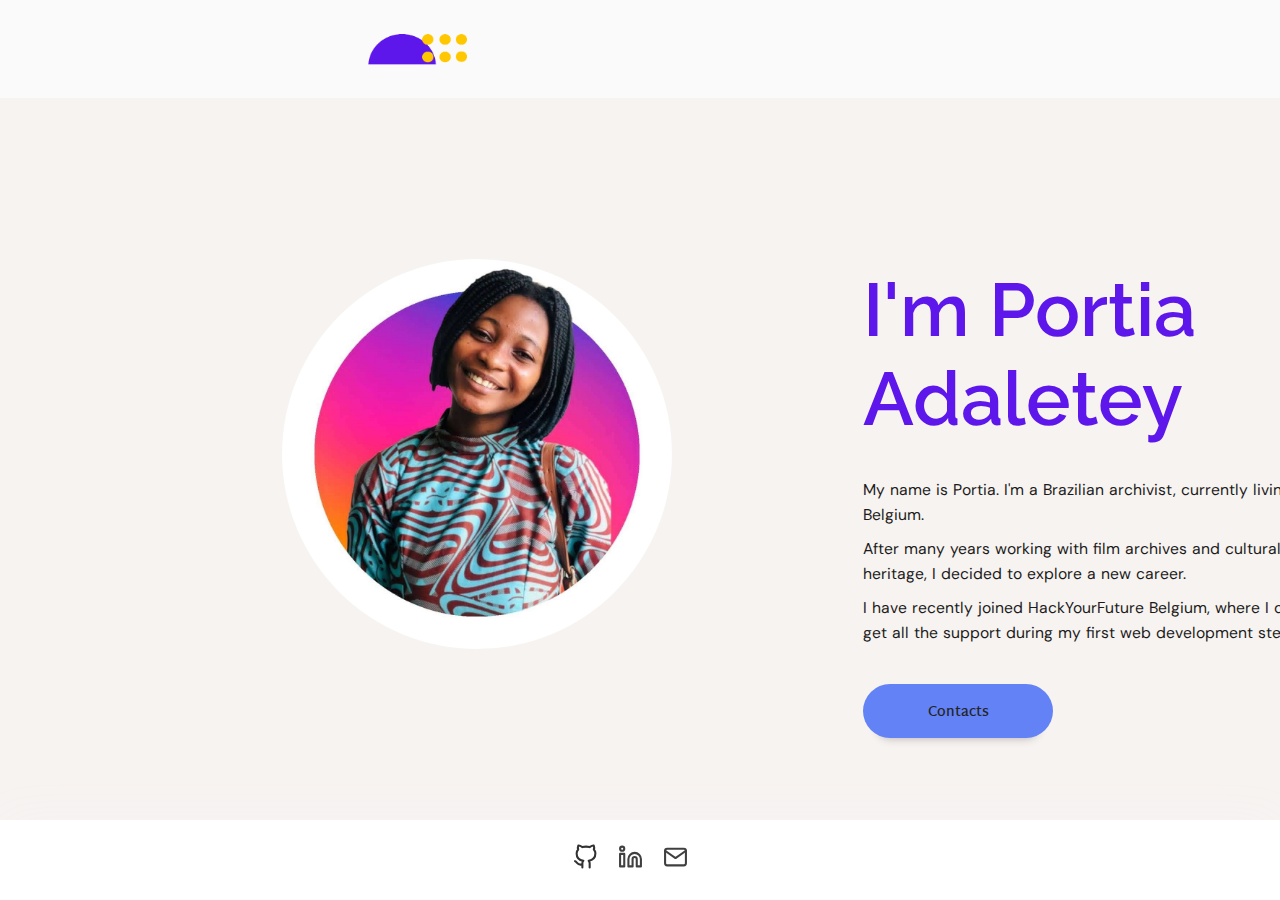
<file: index.html>
<!DOCTYPE html>
<html lang="en">
   <head>
      <meta charset="UTF-8" />
      <meta http-equiv="X-UA-Compatible" content="IE=edge" />
      <meta name="viewport" content="width=device-width, initial-scale=1.0" />
      <!--Adding Google Fonts-->
      <link rel="preconnect" href="https://fonts.gstatic.com" />
      <link
         href="https://fonts.googleapis.com/css2?family=DM+Sans:wght@400;500&family=Martel+Sans:wght@400;600&family=Raleway:wght@500;600&display=swap"
         rel="stylesheet"
      />
      <!--Adding External Style Sheet-->
      <link rel="stylesheet" href="style.css" />
      <title>About - Portia Adaletey</title>
   </head>
   <body>
      <!--Header-->
      <header>
         <div class="header-container">
            <!--Logo-->
            <div class="logo">
               <a href="./index.html">
                  <img
                     class="logo-header"
                     src="img/logo-home.png"
                     alt="Portia logo"
                  />
               </a>
            </div>
            <!--Navigation section of the header: contains related links-->
            <nav class="nav-menu">
               <ul class="links-nav">
                  <li class="about-page">
                     <a href="./index.html">About</a>
                  </li>

                  <li class="contact-page">
                     <a href="./contact.html">Contact</a>
                  </li>
                  <li class="registration-page">
                     <a href="./registration.html">Register</a>
                  </li>
                  <li class="login-page">
                     <a href="./login.html">Login</a>
                  </li>
               </ul>
            </nav>
         </div>
      </header>
      <!--Main-->
      <main class="main-container">
         <section class="main-left">
            <div class="profile-section">
               <div class="img-circular">
                  <img
                     src="img/profile-foto.jpg"
                     alt="Portia profile picture"
                     class="img-profile"
                  />
               </div>
              </section>
         </div>
         <section class="main-right">
           <div class="right-container">
              <h1 class="hello">I'm Portia Adaletey</h1>
            <!---Buttons with links-->
            
              <div class="intro">
                 <p>
                  My name is Portia. I'm a Brazilian archivist, currently living
                  in Belgium. 
                 </p>
                  <p>
                  After many years working with film archives and cultural
                  heritage, I decided to explore a new career.
                 </p>
                 <p>
                  I have recently joined HackYourFuture Belgium, where I can get
                  all the support during my first web development steps.
                 </p>
              </div>
              <div class="main-buttons">
               <button class="btn-contacts">
                  <a href="/contact.html" target="_blank">Contacts</a>
               </button>
            </div>
          </div>

          
        </section>
      </main>
      <!-- Footer-->
      <footer>
         <div class="icons-footer">
            <a href="https://github.com/CodeOptimus" target="_blank">
               <img
                  class="icon-link1"
                  src="img/github.svg"
                  alt="Github of Portia"
               />
            </a>
            <a href="https://www.linkedin.com/@PortiaMawuena" target="_blank">
               <img
                  class="icon-link2"
                  src="img/linkedin.svg"
                  alt="LinkedIn of Portia"
               />
            </a>
            <a href="mailto:Portiaadaletey@gmail.com">
               <img
                  class="icon-link3"
                  src="img/mail.svg"
                  alt="Email of Portia"
               />
            </a>
         </div>
      </footer>
   </body>
</html>
</file>
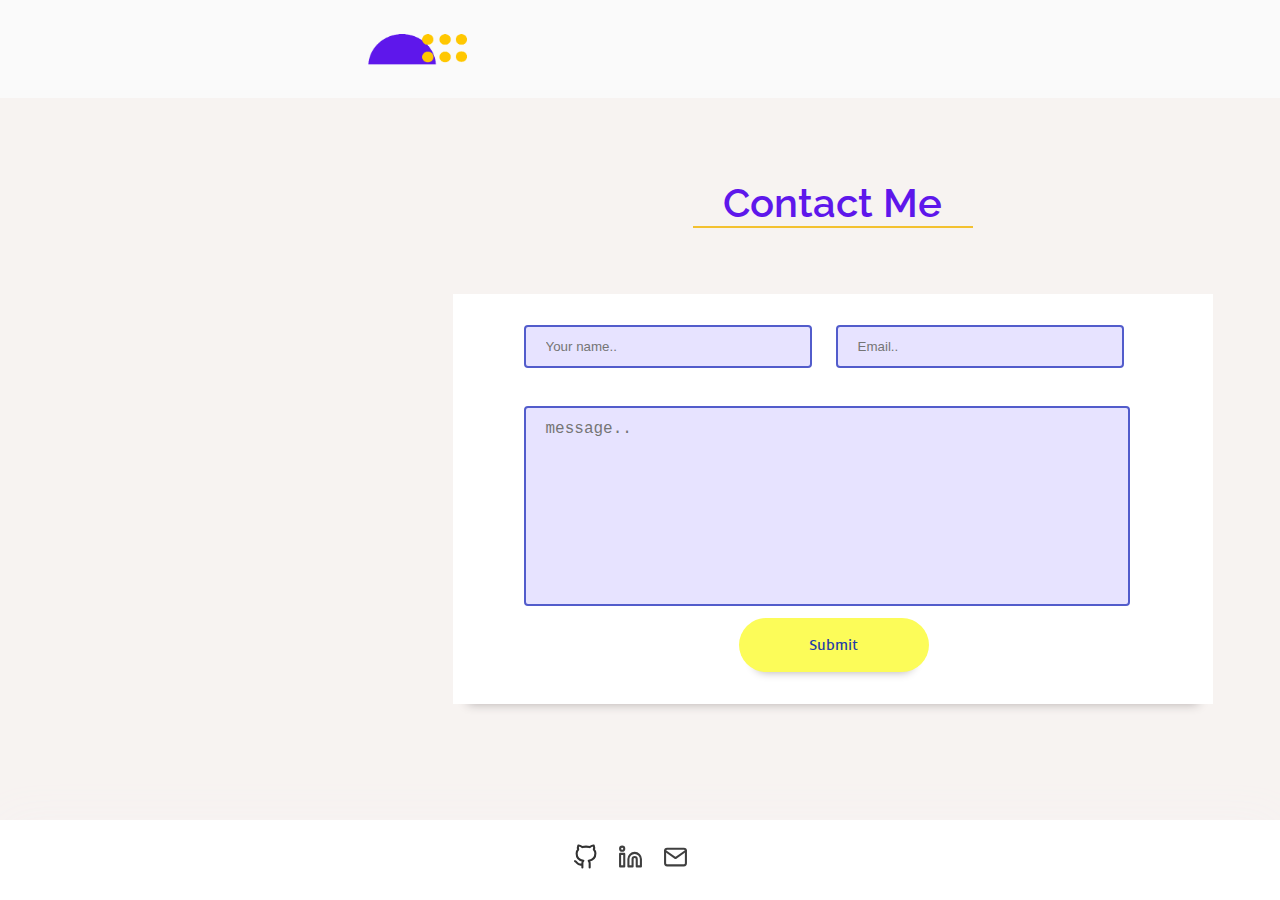
<file: contact.html>
<!DOCTYPE html>
<html lang="en">
   <head>
      <meta charset="UTF-8" />
      <meta http-equiv="X-UA-Compatible" content="IE=edge" />
      <meta name="viewport" content="width=device-width, initial-scale=1.0" />
      <!--Adding Google Fonts-->
      <link rel="preconnect" href="https://fonts.gstatic.com" />
      <link
         href="https://fonts.googleapis.com/css2?family=DM+Sans:wght@400;500&family=Martel+Sans:wght@400;600&family=Raleway:wght@500;600&display=swap"
         rel="stylesheet"
      />
      <!--Adding External Style Sheet-->
      <link rel="stylesheet" href="style.css" />
      <title>Contact</title>
   </head>
   <body>
      <!--Header-->
      <header>
         <div class="header-container">
            <!--Logo-->
            <div class="logo">
               <a href="./index.html">
                  <img
                     class="logo-header"
                     src="img/logo-home.png"
                     alt="Portia logo"
                  />
               </a>
            </div>

            <!--Navigation section of the header: contains related links-->
            <nav class="nav-menu">
               <ul class="links-nav">
                  <li class="about-page">
                     <a href="./index.html">About</a>
                  </li>

                  <li class="contact-page">
                     <a href="./contact.html">Contact</a>
                  </li>
                  <li class="registration-page">
                     <a href="./registration.html">Register</a>
                  </li>
                  <li class="login-page">
                     <a href="./login.html">Login</a>
                  </li>
               </ul>
            </nav>
         </div>
      </header>
      <!--Main-->
      <main class="main-resume">
         <div class="top-resume">
            <h1 class="title-resume">Contact Me</h1>
         </div>
         <section class="experience-1">
            <div class="container">
               <form action="action_page.php">
             
                 <input type="text" id="fname" name="firstname" placeholder="Your name.." required>
             
                 <input type="text" id="lname" name="lastname" placeholder="Email.." required>
                 <textarea id="subject" name="subject" placeholder="message.." style="height:200px"></textarea>
             
                 <input class="btn-submit" type="submit" value="Submit">
             
               </form>
             </div>
      </main>
      <!-- Footer-->
      <footer>
         <div class="icons-footer">
            <a href="https://github.com/Portiajsilva" target="_blank">
               <img
                  class="icon-link1"
                  src="img/github.svg"
                  alt="Github of Portia"
               />
            </a>
            <a href="https://www.linkedin.com/in/Portiajs/" target="_blank">
               <img
                  class="icon-link2"
                  src="img/linkedin.svg"
                  alt="LinkedIn of Portia"
               />
            </a>
            <a href="mailto:Portiaj.silva@gmail.com">
               <img
                  class="icon-link3"
                  src="img/mail.svg"
                  alt="Email of Portia"
               />
            </a>
         </div>
      </footer>
   </body>
</html>
</file>
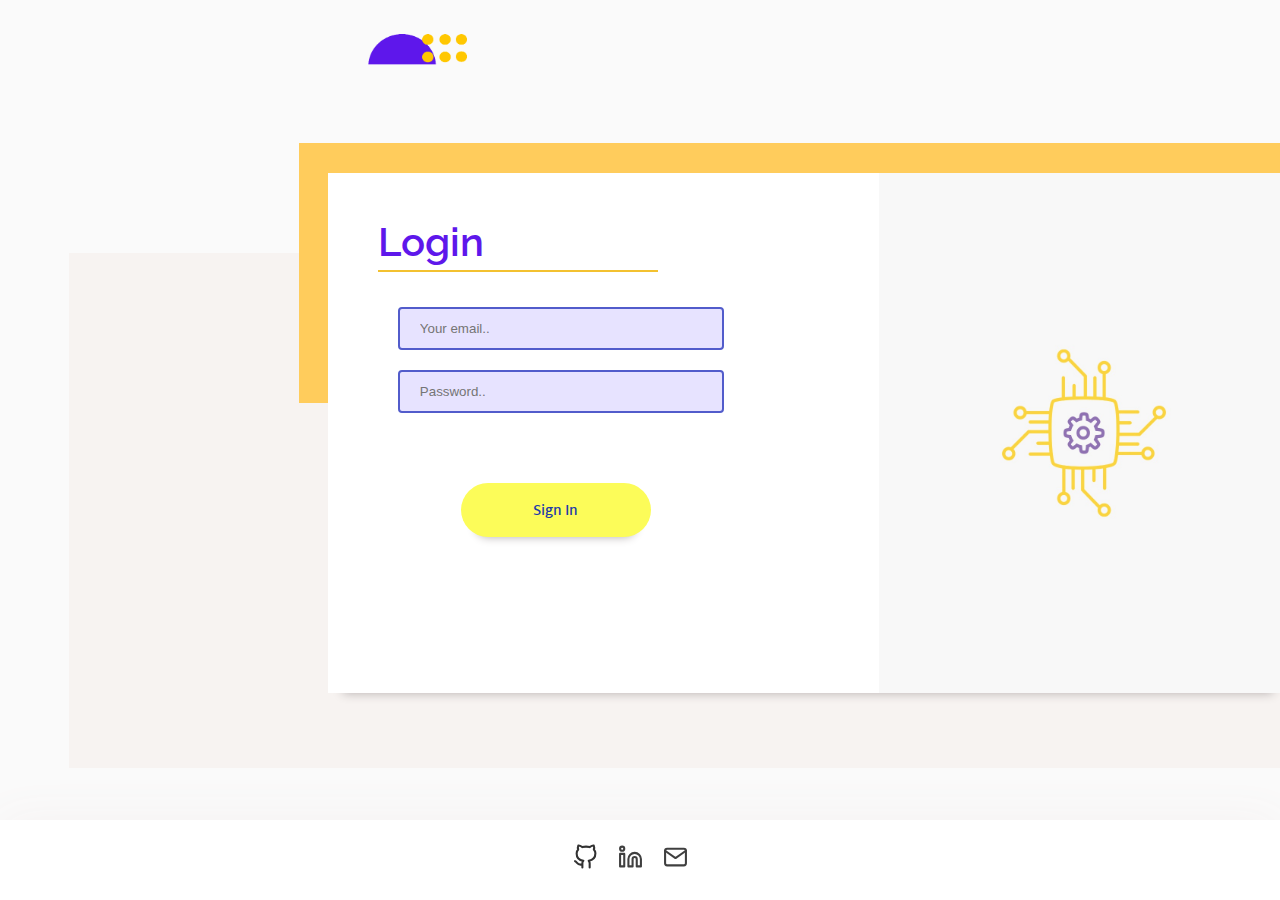
<file: login.html>
<!DOCTYPE html>
<html lang="en">
   <head>
      <meta charset="UTF-8" />
      <meta http-equiv="X-UA-Compatible" content="IE=edge" />
      <meta name="viewport" content="width=device-width, initial-scale=1.0" />
      <!--Adding Google Fonts-->
      <link rel="preconnect" href="https://fonts.gstatic.com" />
      <link
         href="https://fonts.googleapis.com/css2?family=DM+Sans:wght@400;500&family=Martel+Sans:wght@400;600&family=Raleway:wght@500;600&display=swap"
         rel="stylesheet"
      />
      <!--Adding External Style Sheet-->
      <link rel="stylesheet" href="style.css" />
      <title>Login</title>
   </head>
   <body>
      <!--Header-->
      <header>
         <div class="header-container">
            <!--Logo-->
            <div class="logo">
               <a href="./index.html">
                  <img
                     class="logo-header"
                     src="img/logo-home.png"
                     alt="Portia logo"
                  />
               </a>
            </div>
            <!--Navigation section of the header: contains related links-->
            <nav class="nav-menu">
               <ul class="links-nav">
                  <li class="about-page">
                     <a href="./index.html">About</a>
                  </li>

                  <li class="contact-page">
                     <a href="./contact.html">Contact</a>
                  </li>
                  <li class="registration-page">
                     <a href="./registration.html">Register</a>
                  </li>
                  <li class="login-page">
                     <a href="./login.html">Login</a>
                  </li>
               </ul>
            </nav>
         </div>
      </header>
      <!--Main-->
      <main class="main-projects">
         <div class="projects-wrap">
            <div class="projects-container">
               <section class="projects-left">
                  <h1 class="title-projects">Login</h1>
                  <form action="action_page.php">
             
                     <input class="logmail" type="email1" id="email" name="email" placeholder="Your email.." required>
                     <input class="logpass" type="password1" id="lname" name="lastname" placeholder="Password.." required>

                     <input class="btn-signin" type="submit" value="Sign In">
                 
                   </form>
               </section>
               <div class="img-projects">
                  <img
                     src="img/computer-processor.jpeg"
                     alt="computer processor icon"
                  />
               </div>
            </div>
            <div class="projects-blue"></div>
            <div class="projects-bg"></div>
         </div>
      </main>
      <!-- Footer-->
      <footer>
         <div class="icons-footer">
            <a href="https://github.com/Portiajsilva" target="_blank">
               <img
                  class="icon-link1"
                  src="img/github.svg"
                  alt="Github of Portia"
               />
            </a>
            <a href="https://www.linkedin.com/in/Portiajs/" target="_blank">
               <img
                  class="icon-link2"
                  src="img/linkedin.svg"
                  alt="LinkedIn of Portia"
               />
            </a>
            <a href="mailto:Portiaj.silva@gmail.com">
               <img
                  class="icon-link3"
                  src="img/mail.svg"
                  alt="Email of Portia"
               />
            </a>
         </div>
      </footer>
   </body>
</html>
</file>
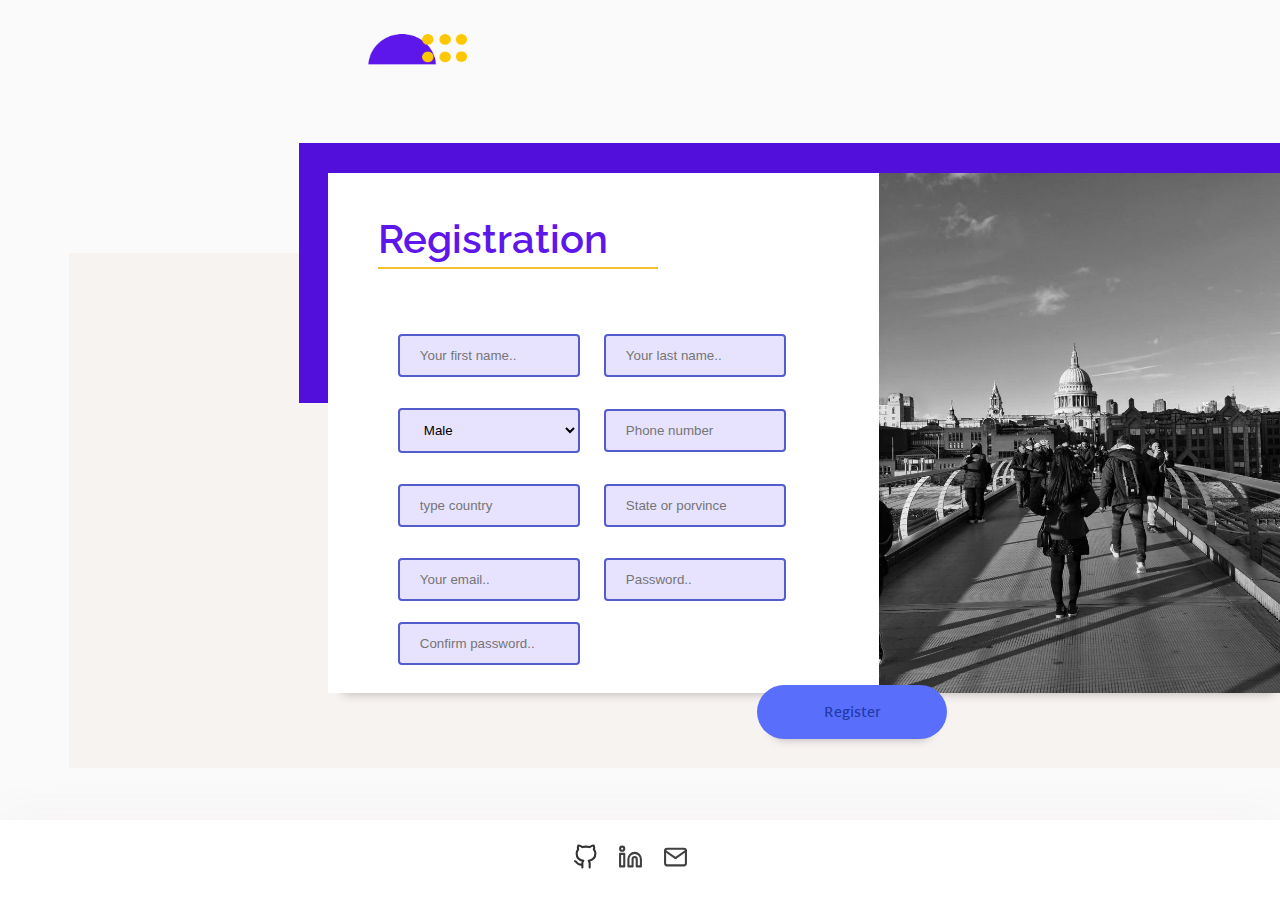
<file: registration.html>
<!DOCTYPE html>
<html lang="en">
   <head>
      <meta charset="UTF-8" />
      <meta http-equiv="X-UA-Compatible" content="IE=edge" />
      <meta name="viewport" content="width=device-width, initial-scale=1.0" />
      <!--Adding Google Fonts-->
      <link rel="preconnect" href="https://fonts.gstatic.com" />
      <link
         href="https://fonts.googleapis.com/css2?family=DM+Sans:wght@400;500&family=Martel+Sans:wght@400;600&family=Raleway:wght@500;600&display=swap"
         rel="stylesheet"
      />
      <!--Adding External Style Sheet-->
      <link rel="stylesheet" href="style.css" />
      <title>Registration</title>
   </head>
   <body>
      <!--Header-->
      <header>
         <div class="header-container">
            <!--Logo-->
            <div class="logo">
               <a href="./index.html">
                  <img
                     class="logo-header"
                     src="img/logo-home.png"
                     alt="Portia logo"
                  />
               </a>
            </div>
            <!--Navigation section of the header: contains related links-->
            <nav class="nav-menu">
               <ul class="links-nav">
                  <li class="about-page">
                     <a href="./index.html">About</a>
                  </li>

                  <li class="contact-page">
                     <a href="./contact.html">Contact</a>
                  </li>
                  <li class="registration-page">
                     <a href="./registration.html">Register</a>
                  </li>
                  <li class="login-page">
                     <a href="./login.html">Login</a>
                  </li>
               </ul>
            </nav>
         </div>
      </header>
      <!--Main-->
      <main class="main-about">
         <div class="about-wrap">
            <div class="about-container">
               <section class="about-left">
                  <h1 class="title-about">Registration</h1>
                  


                  <form action="action_page.php">
             
                     <input class="registerInput" type="text" id="fname" name="firstname" placeholder="Your first name.." required>
                     <input type="text" id="lname" name="lastname" placeholder="Your last name.." required>

                     <select class="registerInput" id="gender" name="gender" placeholder="Gender">
                        <option value="male">Male</option>
                        <option value="female">Female</option>
                      </select>

                     <input class="registerInput" type="number" id="phone" name="phone" placeholder="Phone number" required>

                     <input class="registerInput" type="text" id="country" name="country" placeholder="type country" required>
                     <input class="registerInput" type="text" id="state" name="state" placeholder="State or porvince" required>

                     <input class="registerInput" type="email" id="email" name="email" placeholder="Your email.." required>

                     <input class="registerInput" type="password" id="lname" name="lastname" placeholder="Password.." required>
                     <input class="registerPass" type="password" id="lname" name="lastname" placeholder="Confirm password.." required>
                 
                     <input  class="btn-register" type="submit" value="Register">
                 
                   </form>


               </section>
               <div class="img-travel">
                  <img
                     src="img/about-photo.jpeg"
                     alt="Portia at Millennium bridge, London"
                  />
               </div>
            </div>
            <div class="purple-bg"></div>
            <div class="grey-bg"></div>
         </div>
      </main>
      <!-- Footer-->
      <footer>
         <div class="icons-footer">
            <a href="https://github.com/Portiajsilva" target="_blank">
               <img
                  class="icon-link1"
                  src="img/github.svg"
                  alt="Github of Portia"
               />
            </a>
            <a href="https://www.linkedin.com/in/Portiajs/" target="_blank">
               <img
                  class="icon-link2"
                  src="img/linkedin.svg"
                  alt="LinkedIn of Portia"
               />
            </a>
            <a href="mailto:Portiaj.silva@gmail.com">
               <img
                  class="icon-link3"
                  src="img/mail.svg"
                  alt="Email of Portia"
               />
            </a>
         </div>
      </footer>
   </body>
</html>
</file>
<file: style.css>
* {
   padding: 0;
   margin: 0;
   box-sizing: border-box;
}
html {
   box-sizing: border-box;
   -webkit-box-sizing: border-box;
   -moz-box-sizing: border-box;
}
*,
*:before,
*:after {
   box-sizing: inherit;
}
body {
   display: flex;
   flex-direction: column;
   margin: 0;
   border: 0;
   padding: 0;
   top: 0;
   right: 0;
   bottom: 0;
   left: 0;
   min-height: 100vh;
}

/*Header Section*/
header {
   display: flex;
   justify-content: center;
   align-items: center;
   width: 2065px;
   max-width: auto;
   min-width: auto;
   height: 98px;
   background-color: #fafafa;
}

.header-container {
   display: flex;
   justify-content: space-between;
   align-items: center;
   width: 1380px;
   max-width: auto;
   height: 90px;
   font-family: "Martel Sans", sans-serif;
   font-weight: 600;
   font-size: 0.9em;
}

a {
   text-decoration: none;
   cursor: pointer;
}

a:link {
   color: #242424;
   text-decoration: none;
}
a:visited {
   color: #242424;
   text-decoration: none;
}
a:active {
   color: #242424;
   text-decoration: none;
}

.logo-header {
   display: inline;
   width: 110px;
   height: 45px;
   margin: 10px 0 0 20px;
   transition: transform 0.2s;
}

.logo-header:hover {
   transform: scale(1.03);
}

.nav-menu {
   display: inline-flex;
   align-items: flex-end;
   width: 280px;
   height: 50px;
}



.links-nav li {
   display: inline-flex;
   margin: 13px 15px 0px 0px;
   text-decoration: none;
   list-style-type: none;
   border-bottom: 2px solid transparent;
   color: black;
   cursor: pointer;
   float: left;
}

.links-nav a:visited {
   color: #000000;
}
.links-nav li:hover {
   border-bottom: 2px solid #5e17eb;
}

.links-nav li:active {
   border-bottom: 2px solid #5e17eb;
}

.about-page {
   text-decoration: none;
   opacity: 0.8;
}

.about-page:hover {
   text-decoration: none;
   opacity: 1;
}

.resume-page {
   text-decoration: none;
   opacity: 0.8;
}

.resume-page:hover {
   opacity: 1;
}

.projects-page {
   opacity: 0.8;
}

.projects-page:hover {
   opacity: 1;
}

/*Main Section*/

main {
   display: flex;
   flex: 1;
   margin: auto;
   width: 1665px;
   max-width: auto;
   min-width: auto;
   height: auto;
   background-color: #f7f3f1;
}
.main-left {
   display: flex;
   flex-direction: column;
   justify-content: center;
   width: 833px;
}
.main-right {
   display: flex;
   flex-direction: column;
   justify-content: center;
   width: 832px;
   max-width: auto;
}
.img-circular {
   position: relative;
   width: 390px;
   height: 390px;
   overflow: hidden;
   border-radius: 50%;
   transition: transform 0.2s;
}

.img-circular:hover {
   transform: scale(1.01);
}
.img-profile {
   width: 100%;
   height: auto;
}

.profile-section {
   justify-content: center;
   align-self: center;
   margin: 0 0 10px 120px;
}

.right-container {
   display: flex;
   flex-direction: column;
   width: 470px;
   height: 370px;
   margin: 0 0 18px 30px;
}

.hello {
   font-family: "Raleway", sans-serif;
   font-weight: 600;
   color: #5e17eb;
   font-size: 4.7em;
   padding-bottom: 5px;
   margin-bottom: 20px;
}

.main-buttons {
   display: inline-flex;
   width: 500px;
   height: 50px;
   margin-top: 30px;
   padding-right: 10px;
}

.btn-contacts {
   width: 190px;
   height: 54px;
   align-items: center;
   padding-top: 2px;
   border-radius: 30px;
   margin-right: 8px;
   background-color: #6282f5;
   font-family: "Martel Sans", sans-serif;
   font-weight: 600;
   font-size: 0.86em;
   color: #ffffff;
   border: 2px solid transparent;
   box-shadow: 0px 15px 10px -15px rgb(180, 174, 174);
}

.btn-contacts:hover {
   background-color: #ffffff;
   color: #553fd4;
   border: 2px solid #553fd4;
   -webkit-transition: all 0.4s;
   -moz-transition: all 0.4s;
   transition: all 0.4s;
}

.btn-submit {
   width: 190px;
   height: 54px;
   /* align-items: center; */
   padding-top: 2px;
   border-radius: 30px;
   margin: auto;
   transform: translateX(150%);
   background-color: #fcfc59;
   font-family: "Martel Sans", sans-serif;
   font-weight: 600;
   font-size: 0.86em;
   color: #213aa8;
   border: 2px solid transparent;
   box-shadow: 0px 15px 10px -15px rgb(180, 174, 174);
}

.btn-submit:hover {
   background-color: #ffffff;
   color: #553fd4;
   border: 2px solid #cfd43f;
   -webkit-transition: all 0.4s;
   -moz-transition: all 0.4s;
   transition: all 0.4s;
}

.btn-signin {
   width: 190px;
   height: 54px;
   /* align-items: center; */
   padding-top: 2px;
   border-radius: 30px;
   margin: auto;
   transform: translateX(70%);
   background-color: #fcfc59;
   font-family: "Martel Sans", sans-serif;
   font-weight: 600;
   font-size: 0.86em;
   color: #213aa8;
   border: 2px solid transparent;
   box-shadow: 0px 15px 10px -15px rgb(180, 174, 174);
}

.btn-signin:hover {
   background-color: #ffffff;
   color: #553fd4;
   border: 2px solid #cfd43f;
   -webkit-transition: all 0.4s;
   -moz-transition: all 0.4s;
   transition: all 0.4s;
}

.btn-register {
   width: 190px;
   height: 54px;
   align-items: center;
   padding-top: 2px;
   border-radius: 30px;
   margin: auto;
   z-index: 4;
   display: block;
   transform: translateX(150%);
   background-color: #596ffc;
   font-family: "Martel Sans", sans-serif;
   font-weight: 600;
   font-size: 0.86em;
   color: #213aa8;
   border: 2px solid transparent;
   box-shadow: 0px 15px 10px -15px rgb(180, 174, 174);
}

.btn-register:hover {
   background-color: #ffffff;
   color: #553fd4;
   border: 2px solid #3f44d4;
   -webkit-transition: all 0.4s;
   -moz-transition: all 0.4s;
   transition: all 0.4s;
}

.intro {
   font-family: "DM Sans", sans-serif;
   color: #1c1b1b;
   width: 450px;
   height: 190px;
   font-weight: 400;
   font-size: 0.98em;
   word-spacing: 1px;
   line-height: 2.3;

}

.intro p {
   line-height: 25px;
   margin: 9px 0;
}
/*Footer Section*/

footer {
   display: flex;
   flex-shrink: 1;
   margin: auto;

   position: relative;
   justify-content: flex-end;
   align-items: center;
   width: 100%;
   height: 80px;
   max-width: auto;
   min-width: auto;
   background-color: #ffffff;
   box-shadow: 0 0 50px 0 rgb(246, 242, 242);
   z-index: 1;
}

.icons-footer {
   display: inline-flex;
   align-items: flex-end;
   margin: auto;
   width: 155px;
   max-width: auto;
   height: 30px;
}

.icon-link1,
.icon-link2,
.icon-link3 {
   padding: 0 10px 0 10px;
   width: 45px;
   height: 28px;
}

.icon-link1 {
   opacity: 0.8;
}

.icon-link1:hover {
   opacity: 1;
}
.icon-link2 {
   opacity: 0.75;
}

.icon-link2:hover {
   opacity: 1;
}
.icon-link3 {
   opacity: 0.75;
}

.icon-link3:hover {
   opacity: 1;
}

/* About Page */

.main-about {
   display: flex;
   flex: 1;
   width: 1665px;
   max-width: auto;
   min-width: auto;
   height: auto;
   background-color: #fafafa;
}

.purple-bg {
   display: flex;
   position: absolute;
   justify-content: center;
   align-content: center;
   width: 1017px;
   height: 260px;
   margin-top: 45px;
   background-color: #520edb;
   z-index: 3;
}

.about-wrap {
   display: flex;
   position: absolute;
   justify-content: center;
   width: 1480px;
   height: auto;
   margin-left: 5.3%;
   z-index: 1;
   background-color: #fafafa;
}
.about-container {
   display: flex;
   position: absolute;
   align-self: center;
   vertical-align: center;
   width: 960px;
   height: 520px;
   z-index: 5;
   background-color: #ffffff;
   box-shadow: 0px 15px 10px -15px rgb(180, 174, 174);
}

.about-header {
   display: flex;
   justify-content: center;
   align-items: center;
   width: 1665px;
   max-width: auto;
   min-width: auto;
   height: 98px;
   background-color: #fafafa;
}

.about-left {
   height: 520px;
   width: 479px;
}

.img-travel img {
   display: block;
   position: absolute;
   width: 410px;
   z-index: -1;
   height: 520px;
   margin-left: 7.5%;
}

.title-about {
   font-family: "Raleway", sans-serif;
   font-weight: 600;
   width: 280px;
   color: #5e17eb;
   font-size: 2.5em;
   border-bottom: 2px solid #f3c130;
   padding: 5px 0 5px 0;
   margin: 37px 0 35px 50px;
}

.p-intro {
   font-family: "DM Sans", sans-serif;
   color: #1c1b1b;
   width: 420px;
   height: 360px;
   margin: 28px 0 0 50px;
   font-weight: 400;
   font-size: 0.96em;
   word-spacing: 1px;
}

.p-intro p {
   line-height: 38px;
   margin: 11px 0;
}

.grey-bg {
   width: 1477px;
   display: flex;
   position: relative;
   margin-top: 10.5%;
   height: 515px;
   background-color: #f7f3f1;
   z-index: 2;
}

/*Resume Page */
.main-resume {
   display: flex;
   justify-content: center;
   align-content: center;
   align-self: right;
   flex: 1;
   width: 1665px;
   max-width: auto;
   min-width: auto;
   height: auto;
   background-color: #f7f3f1;
}
.top-resume {
   display: block;
   position: absolute;
   justify-content: center;
   align-items: center;
   align-content: center;
   width: 280px;
   height: 90px;
   margin-top: 48px;
}
.title-resume {
   font-family: "Raleway", sans-serif;
   align-self: center;
   text-align: center;
   font-weight: 600;
   color: #5e17eb;
   font-size: 2.5em;
   margin-top: 25px;
   border-bottom: 2px solid #f3c130;
}

.h2-resume {
   display: flex;
   position: absolute;
   justify-content: flex-start;
   align-content: flex-start;
   width: 760px;
   height: 30px;
   margin-top: 210px;
}

.ex-resume {
   align-self: left;
   color: #242424;
   font-family: "DM Sans", sans-serif;
   font-weight: 800;
   font-size: 1.3em;
}
.experience-1 {
   display: flex;
   position: relative;
   align-self: center;
   width: 760px;
   height: 410px;
   margin-top: 80px;
   background-color: #ffffff;
   border: 1px solid transparent;
   box-shadow: 0px 15px 10px -15px rgb(180, 174, 174);
}

.resume-right {
   display: flex;
   flex-direction: column;
   justify-content: flex-start;
   align-content: center;
   text-align: left;
   width: 400px;
   height: 180px;
   margin-left: 40px;
   margin-top: 50px;
}

.resume-left {
   display: flex;
   flex-direction: column;
   justify-content: flex-start;
   align-self: center;
   width: 250px;
   height: 100px;
   margin-left: 48px;
   line-height: 29px;
}

.date {
   color: #5e17eb;
   font-family: "Raleway", sans-serif;
   font-weight: bolder;
   font-size: 1.2em;
}

.position {
   color: #242424;
   font-family: "Martel Sans", sans-serif;
   font-weight: 500;
   font-size: 1em;
   margin-bottom: 10px;
}
.company {
   color: #242424;
   font-family: "Raleway", sans-serif;
   text-transform: uppercase;
   font-weight: 600;
   font-size: 0.95em;
}
.job-resume {
   font-family: "DM Sans", sans-serif;
   color: #1c1b1b;
   margin: 28px 0 0 50px;
   font-weight: 400;
   font-size: 0.96em;
   word-spacing: 1px;
}

.job-resume p {
   line-height: 38px;
   margin: 11px 0;
}

/* Projects Page */

.main-projects {
   display: flex;
   flex: 1;
   width: 1665px;
   max-width: auto;
   min-width: auto;
   height: auto;
   background-color: #fafafa;
}

.projects-blue {
   display: flex;
   position: absolute;
   justify-content: center;
   align-content: center;
   width: 1017px;
   height: 260px;
   margin-top: 45px;
   background-color: #ffcc5c;
   z-index: 3;
}

.projects-wrap {
   display: flex;
   position: absolute;
   justify-content: center;
   width: 1480px;
   height: auto;
   margin-left: 5.3%;
   z-index: 1;
   background-color: #fafafa;
}
.projects-container {
   display: flex;
   position: absolute;
   align-self: center;
   vertical-align: center;
   width: 960px;
   height: 520px;
   z-index: 5;
   background-color: #ffffff;
   box-shadow: 0px 15px 10px -15px rgb(180, 174, 174);
}

.about-header {
   display: flex;
   justify-content: center;
   align-items: center;
   width: 1665px;
   max-width: auto;
   min-width: auto;
   height: 98px;
   background-color: #fafafa;
}

.projects-left {
   height: 520px;
   width: 479px;
}

.img-projects img {
   display: block;
   position: absolute;
   width: 410px;
   height: 520px;
   margin-left: 7.5%;
}

.title-projects {
   font-family: "Raleway", sans-serif;
   font-weight: 600;
   width: 280px;
   color: #5e17eb;
   font-size: 2.5em;
   border-bottom: 2px solid #f3c130;
   padding: 5px 0 5px 0;
   margin: 40px 0 35px 50px;
}

.p-definition {
   font-family: "DM Sans", sans-serif;
   color: #1c1b1b;
   width: 320px;
   height: 360px;
   margin: 45px 0 0 50px;
   font-weight: 400;
   font-size: 0.96em;
   word-spacing: 1px;
}

.p-definition p {
   line-height: 38px;
   margin: 11px 0;
}

.projects-bg {
   width: 1477px;
   display: flex;
   position: relative;
   margin-top: 10.5%;
   height: 515px;
   background-color: #f7f3f1;
   z-index: 2;
}

textarea {
   width: 120%;
   height: 100px;
   padding: 12px 20px;
   box-sizing: border-box;
   border: 2px solid rgb(82, 92, 203);
   border-radius: 4px;
   background-color: #e5e1ffec;
   font-size: 16px;
   width: 80%;
   margin: 8px 70px;
   align-items: center;
   resize: none;
 }

 input[type=text], select {
   width: 38%;
   display: inline-flex;
   padding: 12px 20px;
   margin: 30px 10px;
   transform: translateX(60px);
   display: inline-block;
   background-color: #e5e1ffec;
   border: 2px solid rgb(82, 92, 203);
   border-radius: 4px;
   box-sizing: border-box;
 }

 input[type=password], select {
   width: 38%;
   display: inline-flex;
   padding: 12px 20px;
   transform: translateX(60px);
   background-color: #e5e1ffec;
   border: 2px solid rgb(82, 92, 203);
   border-radius: 4px;
   
   box-sizing: border-box;
 }

 input[type=country], select {
   width: 38%;
   display: inline-flex;
   padding: 12px 20px;
   transform: translateX(60px);
   background-color: #e5e1ffec;
   border: 2px solid rgb(82, 92, 203);
   border-radius: 4px;
   margin: 10px 10px;
   box-sizing: border-box;
 }

 input[type=number], select {
   width: 38%;
   display: inline-flex;
   padding: 12px 20px;
   transform: translateX(60px);
   background-color: #e5e1ffec;
   border: 2px solid rgb(82, 92, 203);
   border-radius: 4px;
   box-sizing: border-box;
 }

 input[type=email], select {
   width: 38%;
   display: inline-block;
   padding: 12px 20px;
   transform: translateX(60px);
   background-color: #e5e1ffec;
   border: 2px solid rgb(82, 92, 203);
   border-radius: 4px;
   box-sizing: border-box;
 }
 
 .logmail{
   width: 68%;
   display: block;
   padding: 12px 20px;
   margin: 20px 10px;
   transform: translateX(60px);
   background-color: #e5e1ffec;
   border: 2px solid rgb(82, 92, 203);
   border-radius: 4px;
   box-sizing: border-box;
 }

 .logpass{
   width: 68%;
   display: block;
   padding: 12px 20px;
   margin: 20px 10px 70px;
   transform: translateX(60px);
   background-color: #e5e1ffec;
   border: 2px solid rgb(82, 92, 203);
   border-radius: 4px;
   box-sizing: border-box;
 }

 .registerInput{
   margin: 1px 10px;
 }

 .registerPass{
   margin: 20px 10px;
 }
</file>
